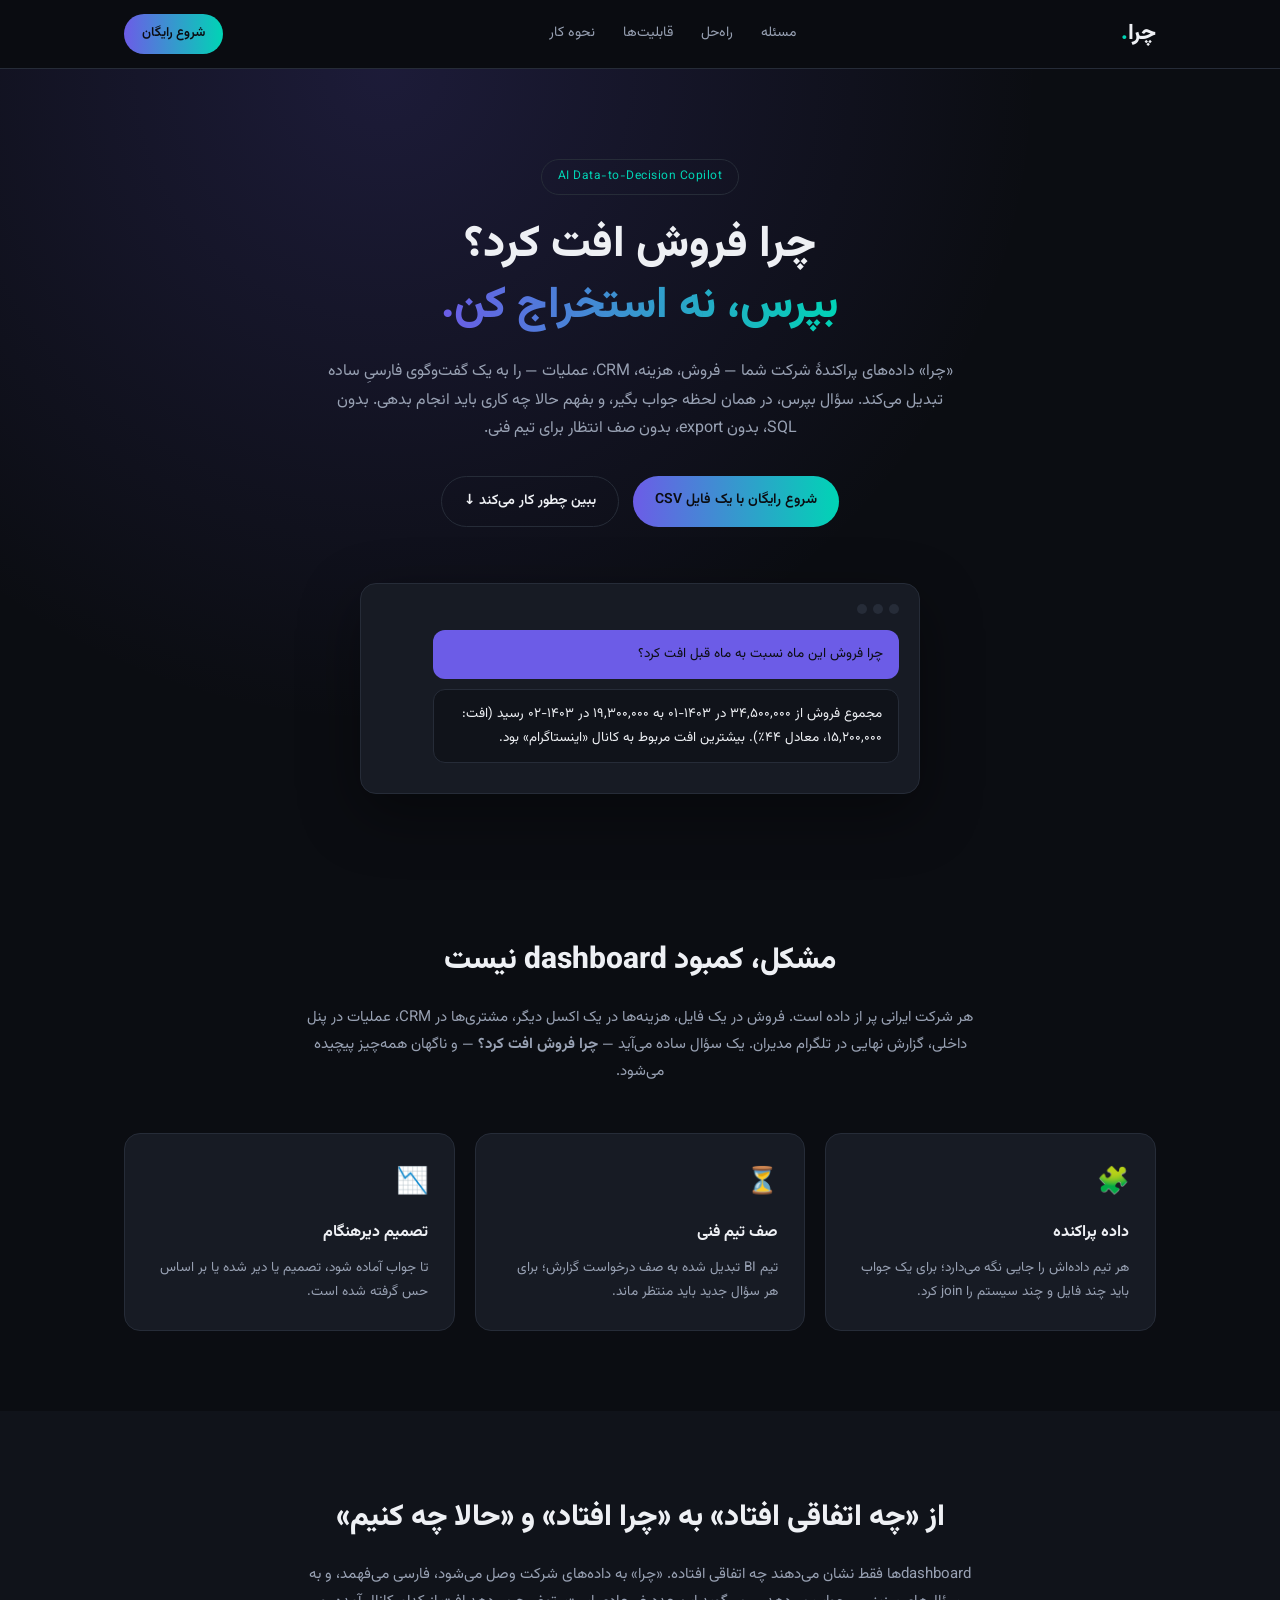
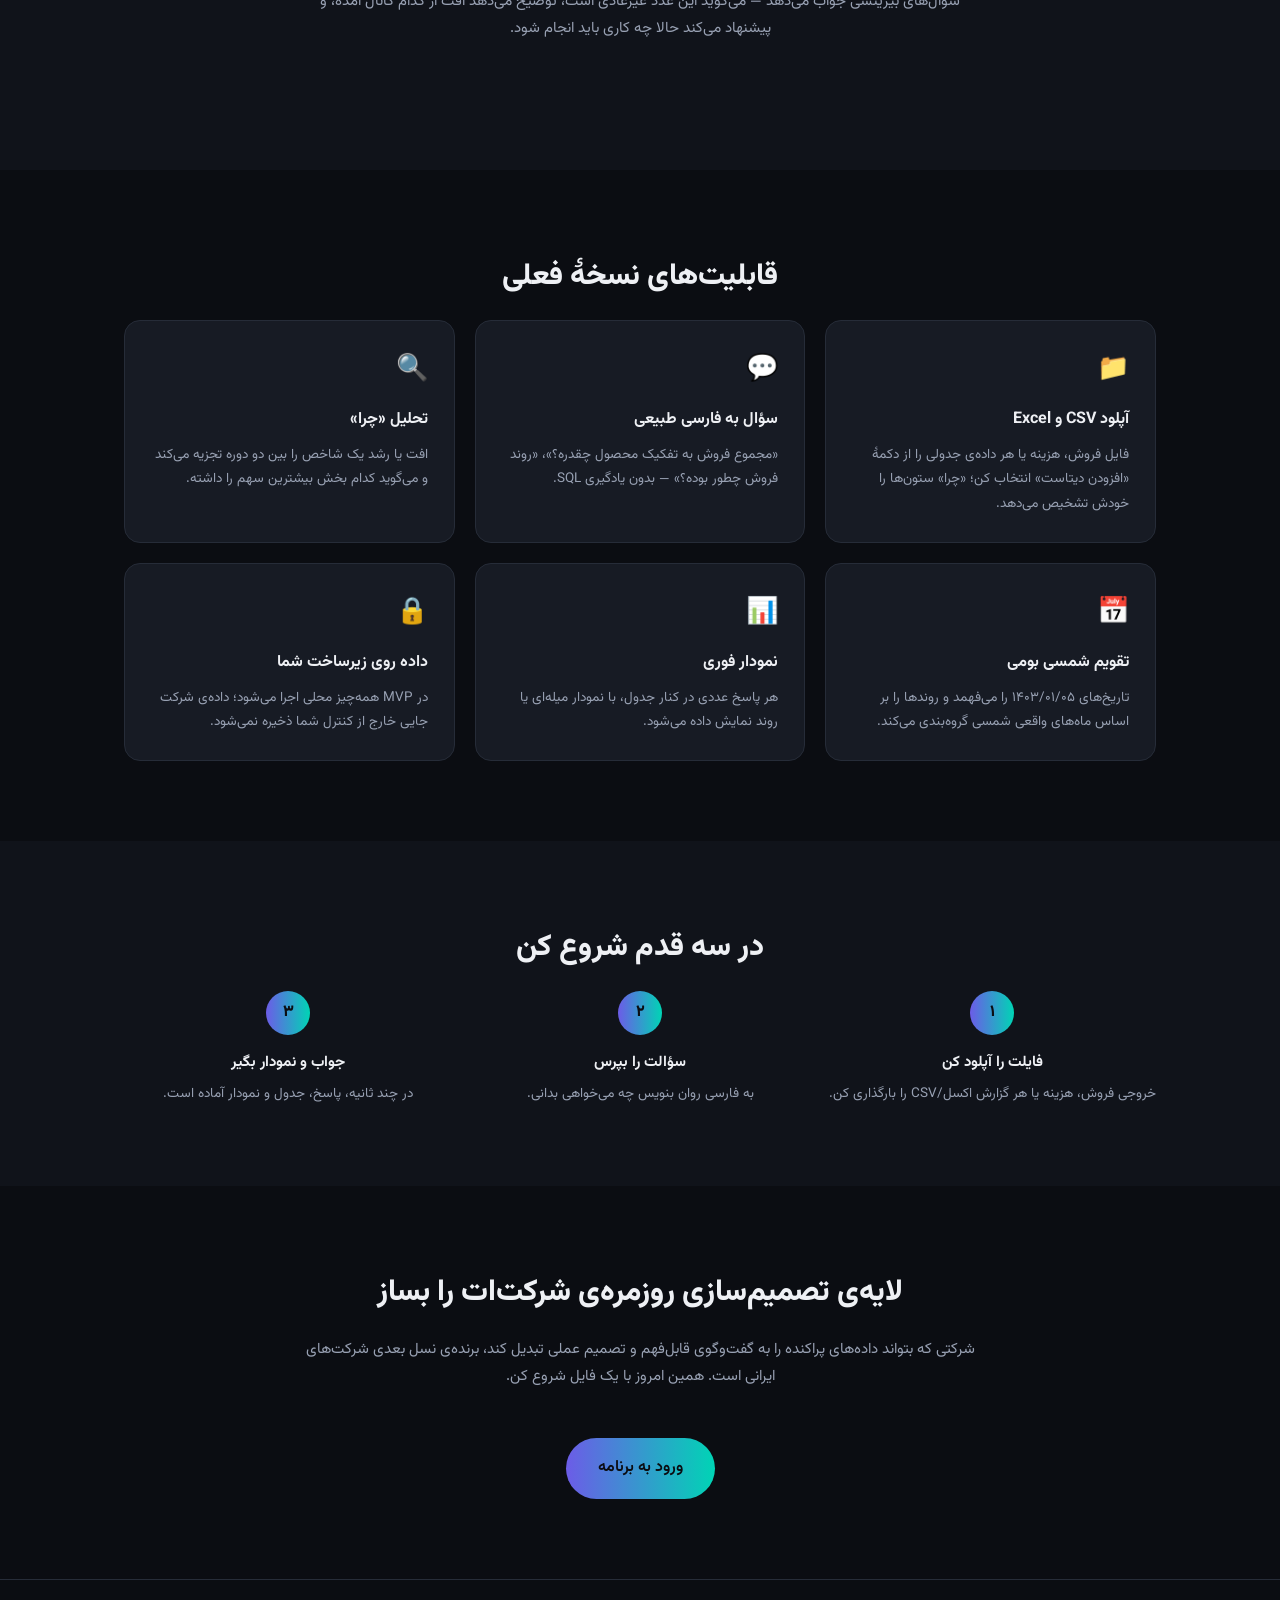
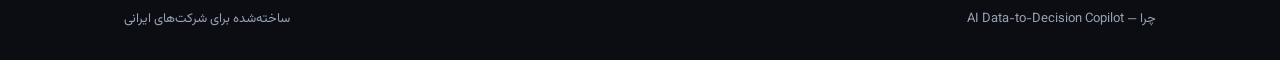
<file: landing/index.html>
<!DOCTYPE html>
<html lang="fa" dir="rtl">
<head>
<meta charset="UTF-8" />
<meta name="viewport" content="width=device-width, initial-scale=1.0" />
<title>چرا | دستیار هوش مصنوعی تصمیم‌سازی از روی داده</title>
<meta name="description" content="چرا، داده‌های پراکنده شرکت شما را به گفت‌وگوی فارسی، پاسخ فوری و تصمیم عملی تبدیل می‌کند — بدون SQL، بدون صف انتظار تیم فنی." />
<link rel="stylesheet" href="style.css" />
<link rel="preload" href="fonts/Vazirmatn-Variable.woff2" as="font" type="font/woff2" crossorigin />
</head>
<body>

  <header class="nav">
    <div class="container nav-inner">
      <div class="nav-brand">چرا<span class="dot">.</span></div>
      <nav class="nav-links">
        <a href="#problem">مسئله</a>
        <a href="#solution">راه‌حل</a>
        <a href="#features">قابلیت‌ها</a>
        <a href="#how">نحوه کار</a>
      </nav>
      <a href="#cta" class="btn btn-primary btn-small">شروع رایگان</a>
    </div>
  </header>

  <section class="hero">
    <div class="container hero-inner">
      <div class="badge">AI Data-to-Decision Copilot</div>
      <h1>چرا فروش افت کرد؟<br /><span class="grad">بپرس، نه استخراج کن.</span></h1>
      <p class="lead">
        «چرا» داده‌های پراکندهٔ شرکت شما — فروش، هزینه، CRM، عملیات — را به یک گفت‌وگوی
        فارسیِ ساده تبدیل می‌کند. سؤال بپرس، در همان لحظه جواب بگیر، و بفهم حالا چه
        کاری باید انجام بدهی. بدون SQL، بدون export، بدون صف انتظار برای تیم فنی.
      </p>
      <div class="hero-actions">
        <a href="#cta" class="btn btn-primary">شروع رایگان با یک فایل CSV</a>
        <a href="#how" class="btn btn-ghost">ببین چطور کار می‌کند ↓</a>
      </div>

      <div class="hero-demo">
        <div class="demo-window">
          <div class="demo-bar">
            <span></span><span></span><span></span>
          </div>
          <div class="demo-msg user">چرا فروش این ماه نسبت به ماه قبل افت کرد؟</div>
          <div class="demo-msg bot">
            مجموع فروش از ۳۴,۵۰۰,۰۰۰ در ۱۴۰۳-۰۱ به ۱۹,۳۰۰,۰۰۰ در ۱۴۰۳-۰۲ رسید
            (افت: ۱۵,۲۰۰,۰۰۰، معادل ۴۴٪). بیشترین افت مربوط به کانال «اینستاگرام» بود.
          </div>
        </div>
      </div>
    </div>
  </section>

  <section class="section" id="problem">
    <div class="container">
      <h2>مشکل، کمبود dashboard نیست</h2>
      <p class="section-lead">
        هر شرکت ایرانی پر از داده است. فروش در یک فایل، هزینه‌ها در یک اکسل دیگر،
        مشتری‌ها در CRM، عملیات در پنل داخلی، گزارش نهایی در تلگرام مدیران. یک سؤال
        ساده می‌آید — <b>چرا فروش افت کرد؟</b> — و ناگهان همه‌چیز پیچیده می‌شود.
      </p>
      <div class="grid-3">
        <div class="card">
          <div class="card-icon">🧩</div>
          <h3>داده پراکنده</h3>
          <p>هر تیم داده‌اش را جایی نگه می‌دارد؛ برای یک جواب باید چند فایل و چند سیستم را join کرد.</p>
        </div>
        <div class="card">
          <div class="card-icon">⏳</div>
          <h3>صف تیم فنی</h3>
          <p>تیم BI تبدیل شده به صف درخواست گزارش؛ برای هر سؤال جدید باید منتظر ماند.</p>
        </div>
        <div class="card">
          <div class="card-icon">📉</div>
          <h3>تصمیم دیرهنگام</h3>
          <p>تا جواب آماده شود، تصمیم یا دیر شده یا بر اساس حس گرفته شده است.</p>
        </div>
      </div>
    </div>
  </section>

  <section class="section alt" id="solution">
    <div class="container">
      <h2>از «چه اتفاقی افتاد» به «چرا افتاد» و «حالا چه کنیم»</h2>
      <p class="section-lead">
        dashboardها فقط نشان می‌دهند چه اتفاقی افتاده. «چرا» به داده‌های شرکت وصل
        می‌شود، فارسی می‌فهمد، و به سؤال‌های بیزینسی جواب می‌دهد — می‌گوید این عدد
        غیرعادی است، توضیح می‌دهد افت از کدام کانال آمده، و پیشنهاد می‌کند حالا چه
        کاری باید انجام شود.
      </p>
    </div>
  </section>

  <section class="section" id="features">
    <div class="container">
      <h2>قابلیت‌های نسخهٔ فعلی</h2>
      <div class="grid-3">
        <div class="card">
          <div class="card-icon">📁</div>
          <h3>آپلود CSV و Excel</h3>
          <p>فایل فروش، هزینه یا هر داده‌ی جدولی را از دکمهٔ «افزودن دیتاست» انتخاب کن؛ «چرا» ستون‌ها را خودش تشخیص می‌دهد.</p>
        </div>
        <div class="card">
          <div class="card-icon">💬</div>
          <h3>سؤال به فارسی طبیعی</h3>
          <p>«مجموع فروش به تفکیک محصول چقدره؟»، «روند فروش چطور بوده؟» — بدون یادگیری SQL.</p>
        </div>
        <div class="card">
          <div class="card-icon">🔍</div>
          <h3>تحلیل «چرا»</h3>
          <p>افت یا رشد یک شاخص را بین دو دوره تجزیه می‌کند و می‌گوید کدام بخش بیشترین سهم را داشته.</p>
        </div>
        <div class="card">
          <div class="card-icon">📅</div>
          <h3>تقویم شمسی بومی</h3>
          <p>تاریخ‌های ۱۴۰۳/۰۱/۰۵ را می‌فهمد و روندها را بر اساس ماه‌های واقعی شمسی گروه‌بندی می‌کند.</p>
        </div>
        <div class="card">
          <div class="card-icon">📊</div>
          <h3>نمودار فوری</h3>
          <p>هر پاسخ عددی در کنار جدول، با نمودار میله‌ای یا روند نمایش داده می‌شود.</p>
        </div>
        <div class="card">
          <div class="card-icon">🔒</div>
          <h3>داده روی زیرساخت شما</h3>
          <p>در MVP همه‌چیز محلی اجرا می‌شود؛ داده‌ی شرکت جایی خارج از کنترل شما ذخیره نمی‌شود.</p>
        </div>
      </div>
    </div>
  </section>

  <section class="section alt" id="how">
    <div class="container">
      <h2>در سه قدم شروع کن</h2>
      <div class="steps">
        <div class="step">
          <div class="step-num">۱</div>
          <h3>فایلت را آپلود کن</h3>
          <p>خروجی فروش، هزینه یا هر گزارش اکسل/CSV را بارگذاری کن.</p>
        </div>
        <div class="step">
          <div class="step-num">۲</div>
          <h3>سؤالت را بپرس</h3>
          <p>به فارسی روان بنویس چه می‌خواهی بدانی.</p>
        </div>
        <div class="step">
          <div class="step-num">۳</div>
          <h3>جواب و نمودار بگیر</h3>
          <p>در چند ثانیه، پاسخ، جدول و نمودار آماده است.</p>
        </div>
      </div>
    </div>
  </section>

  <section class="section" id="cta">
    <div class="container cta-box">
      <h2>لایه‌ی تصمیم‌سازی روزمره‌ی شرکت‌ات را بساز</h2>
      <p class="section-lead">
        شرکتی که بتواند داده‌های پراکنده را به گفت‌وگوی قابل‌فهم و تصمیم عملی تبدیل
        کند، برنده‌ی نسل بعدی شرکت‌های ایرانی است. همین امروز با یک فایل شروع کن.
      </p>
      <a href="/" class="btn btn-primary btn-large">ورود به برنامه</a>
    </div>
  </section>

  <footer class="footer">
    <div class="container">
      <span>چرا — AI Data-to-Decision Copilot</span>
      <span class="footer-muted">ساخته‌شده برای شرکت‌های ایرانی</span>
    </div>
  </footer>

</body>
</html>
</file>
<file: landing/style.css>
@font-face {
  font-family: "Vazirmatn";
  src: url("fonts/Vazirmatn-Variable.woff2") format("woff2-variations");
  font-weight: 100 900;
  font-style: normal;
  font-display: swap;
}

:root {
  --bg: #0b0d12;
  --bg-alt: #10131a;
  --panel: #171b24;
  --border: #262c38;
  --text: #eef0f4;
  --muted: #98a1b3;
  --accent: #6c5ce7;
  --accent-2: #00d4b5;
  --radius: 16px;
}

* {
  box-sizing: border-box;
}

html {
  scroll-behavior: smooth;
}

body {
  margin: 0;
  background: var(--bg);
  color: var(--text);
  font-family: "Vazirmatn", "Tahoma", system-ui, sans-serif;
  line-height: 1.8;
}

.container {
  max-width: 1080px;
  margin: 0 auto;
  padding: 0 24px;
}

a {
  color: inherit;
  text-decoration: none;
}

/* Nav */
.nav {
  position: sticky;
  top: 0;
  z-index: 10;
  backdrop-filter: blur(10px);
  background: rgba(11, 13, 18, 0.8);
  border-bottom: 1px solid var(--border);
}

.nav-inner {
  display: flex;
  align-items: center;
  justify-content: space-between;
  height: 68px;
}

.nav-brand {
  font-size: 22px;
  font-weight: 800;
}

.nav-brand .dot {
  color: var(--accent-2);
}

.nav-links {
  display: flex;
  gap: 28px;
  font-size: 14px;
  color: var(--muted);
}

.nav-links a:hover {
  color: var(--text);
}

/* Buttons */
.btn {
  display: inline-block;
  padding: 12px 22px;
  border-radius: 999px;
  font-size: 14px;
  font-weight: 600;
  transition: transform 0.15s, opacity 0.15s;
}

.btn:hover {
  transform: translateY(-1px);
}

.btn-primary {
  background: linear-gradient(90deg, var(--accent), var(--accent-2));
  color: #0b0d12;
}

.btn-ghost {
  color: var(--text);
  border: 1px solid var(--border);
}

.btn-small {
  padding: 8px 18px;
  font-size: 13px;
}

.btn-large {
  padding: 16px 32px;
  font-size: 16px;
}

/* Hero */
.hero {
  padding: 90px 0 60px;
  background: radial-gradient(circle at 30% 0%, rgba(108, 92, 231, 0.18), transparent 55%);
}

.hero-inner {
  text-align: center;
  display: flex;
  flex-direction: column;
  align-items: center;
}

.badge {
  display: inline-block;
  padding: 6px 16px;
  border-radius: 999px;
  border: 1px solid var(--border);
  color: var(--accent-2);
  font-size: 12px;
  margin-bottom: 20px;
  letter-spacing: 0.5px;
}

.hero h1 {
  font-size: 44px;
  font-weight: 800;
  margin: 0 0 20px;
  line-height: 1.4;
}

.grad {
  background: linear-gradient(90deg, var(--accent), var(--accent-2));
  -webkit-background-clip: text;
  background-clip: text;
  color: transparent;
}

.lead {
  max-width: 640px;
  color: var(--muted);
  font-size: 16px;
  margin: 0 0 32px;
}

.hero-actions {
  display: flex;
  gap: 14px;
  margin-bottom: 56px;
}

/* Demo window */
.hero-demo {
  width: 100%;
  max-width: 560px;
}

.demo-window {
  background: var(--panel);
  border: 1px solid var(--border);
  border-radius: var(--radius);
  padding: 20px;
  text-align: right;
  box-shadow: 0 20px 60px rgba(0, 0, 0, 0.4);
}

.demo-bar {
  display: flex;
  gap: 6px;
  margin-bottom: 16px;
}

.demo-bar span {
  width: 10px;
  height: 10px;
  border-radius: 50%;
  background: var(--border);
}

.demo-msg {
  padding: 12px 16px;
  border-radius: 12px;
  font-size: 13.5px;
  margin-bottom: 10px;
  max-width: 90%;
}

.demo-msg.user {
  background: var(--accent);
  color: #0b0d12;
  margin-right: 0;
  margin-left: auto;
}

.demo-msg.bot {
  background: var(--bg-alt);
  border: 1px solid var(--border);
  color: var(--text);
}

/* Sections */
.section {
  padding: 80px 0;
}

.section.alt {
  background: var(--bg-alt);
}

.section h2 {
  font-size: 30px;
  font-weight: 800;
  text-align: center;
  margin: 0 0 16px;
}

.section-lead {
  max-width: 680px;
  margin: 0 auto 48px;
  text-align: center;
  color: var(--muted);
  font-size: 15px;
}

.grid-3 {
  display: grid;
  grid-template-columns: repeat(3, 1fr);
  gap: 20px;
}

.card {
  background: var(--panel);
  border: 1px solid var(--border);
  border-radius: var(--radius);
  padding: 26px;
}

.card-icon {
  font-size: 26px;
  margin-bottom: 12px;
}

.card h3 {
  margin: 0 0 8px;
  font-size: 16px;
}

.card p {
  margin: 0;
  color: var(--muted);
  font-size: 13.5px;
}

/* Steps */
.steps {
  display: grid;
  grid-template-columns: repeat(3, 1fr);
  gap: 24px;
  text-align: center;
}

.step-num {
  width: 44px;
  height: 44px;
  border-radius: 50%;
  background: linear-gradient(90deg, var(--accent), var(--accent-2));
  color: #0b0d12;
  display: flex;
  align-items: center;
  justify-content: center;
  font-weight: 800;
  margin: 0 auto 14px;
}

.step h3 {
  margin: 0 0 6px;
  font-size: 15px;
}

.step p {
  color: var(--muted);
  font-size: 13.5px;
  margin: 0;
}

/* CTA */
.cta-box {
  text-align: center;
}

/* Footer */
.footer {
  border-top: 1px solid var(--border);
  padding: 28px 0;
}

.footer .container {
  display: flex;
  justify-content: space-between;
  font-size: 13px;
  color: var(--muted);
}

@media (max-width: 800px) {
  .nav-links {
    display: none;
  }
  .hero h1 {
    font-size: 32px;
  }
  .grid-3,
  .steps {
    grid-template-columns: 1fr;
  }
}
</file>
